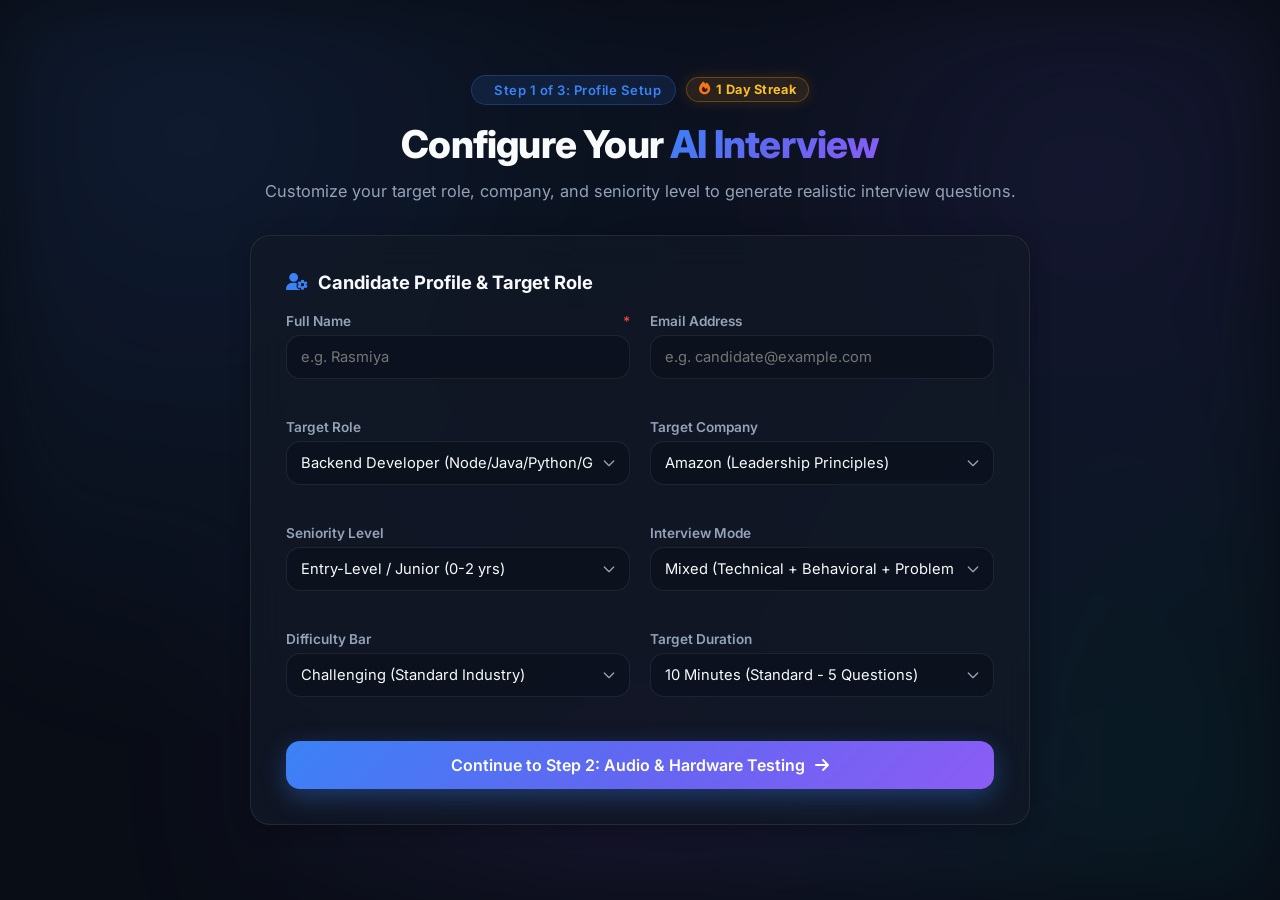
<file: index.html>
<!DOCTYPE html>
<html lang="en">
<head>
     
                                                                                                                                                                                  
    <meta charset="UTF-8">
    <meta name="viewport" content="width=device-width, initial-scale=1.0">
    <script>
    if (sessionStorage.getItem("prepPilotLoggedIn") !== "true") {
        window.location.href = "login.html";
    }
</script>
    <title>PrepPilot AI | Live Interactive Interview</title>
    <link rel="stylesheet" href="style.css">
    <link rel="preconnect" href="https://fonts.googleapis.com">
    <link rel="preconnect" href="https://fonts.gstatic.com" crossorigin>
    <link href="https://fonts.googleapis.com/css2?family=Inter:wght@300;400;500;600;700;800&family=JetBrains+Mono:wght@400;500;600&display=swap" rel="stylesheet">
    <link rel="stylesheet" href="https://cdnjs.cloudflare.com/ajax/libs/font-awesome/6.4.0/css/all.min.css">
    <style>
        .live-mic-canvas {  
            width: 100px;
            height: 24px; 
            background: rgba(0, 0, 0, 0.3);
            border-radius: var(--radius-full);
            display: none;
        }
        .live-mic-canvas.active {
            display: block;
        }
        .voice-suggestion-chips {
            display: flex;
            gap: 6px;
            overflow-x: auto;
            padding: 4px 0 8px;
            margin-top: 4px;
        }
        .v-chip {
            background: rgba(15, 23, 42, 0.7);
            border: 1px solid var(--glass-border);
            border-radius: var(--radius-full);
            padding: 4px 10px;
            font-size: 0.75rem;
            color: var(--text-secondary);
            cursor: pointer;
            white-space: nowrap;
            transition: var(--transition);
            display: inline-flex;
            align-items: center;
            gap: 4px;
        }
        .v-chip:hover {
            background: rgba(59, 130, 246, 0.2);
            border-color: var(--accent-blue);
            color: var(--text-primary);
        }
    </style>
</head>
<body>
    <div class="animated-bg"></div>

    <div class="app-container">
        <!-- Top Navigation Bar -->
        <header class="top-bar">
            <div class="brand-section">
                <div class="logo-icon"><i class="fa-solid fa-robot"></i></div>
                <div class="brand-text">
                    <h1>PrepPilot <span>AI</span></h1>
                    <div class="session-badge-wrapper">
                        <span class="status-pill"><span class="status-dot"></span> Live</span>
                        <span class="meta-pill" id="header-meta-pill">Backend Developer • Amazon</span>
                        <div class="streak-badge" id="session-streak-badge" title="Daily Interview Practice Streak">
                            <i class="fa-solid fa-fire"></i> <span id="session-streak-text">1 Day Streak</span>
                        </div>
                    </div>
                </div>
            </div>

            <!-- Session Progress & Countdown Timer -->
            <div class="session-tracker">
                <div class="timer-box">
                    <i class="fa-regular fa-clock"></i>
                    <span id="session-timer">10:00</span>
                </div>
                <div class="question-counter">
                    <span id="question-progress-text">Q 1 of 5</span>
                    <div class="progress-track">
                        <div id="progress-bar-fill" class="progress-bar-fill" style="width: 20%;"></div>
                    </div>
                </div>
            </div>

            <!-- Action Controls -->
            <div class="header-actions">
                <button id="voice-toggle" class="header-btn active" title="Toggle AI voice synthesis reading">
                    <i class="fa-solid fa-volume-high"></i>
                    <span>Voice On</span>
                </button>
                <button id="soundfx-toggle" class="header-btn active" title="Toggle Sound Effects">
                    <i class="fa-solid fa-bell"></i>
                    <span>FX On</span>
                </button>
                <button id="cam-toggle" class="header-btn" title="Toggle Candidate Webcam">
                    <i class="fa-solid fa-video"></i>
                    <span>Webcam</span>
                </button>
                <button id="code-toggle" class="header-btn" title="Toggle Technical Code Pad">
                    <i class="fa-solid fa-code"></i>
                    <span>Code Pad</span>
                </button>
                <button id="end-interview-btn" class="header-btn end-interview-btn" title="Conclude interview & get evaluation report">
                    <i class="fa-solid fa-flag-checkered"></i>
                    <span>End Interview</span>
                </button>
            </div>
        </header>

        <!-- Main Stage -->
        <div class="main-stage-wrapper">
            <main class="interview-viewport" id="viewport">
                <!-- AI Avatar Sticky Stage -->
                <div class="avatar-section">
                    <div class="avatar-container" id="avatar-container">
                        <div class="pulse-ring"></div>
                        <div class="pulse-ring" style="animation-delay: 0.6s;"></div>
                        <div class="ai-avatar">
                            <i class="fa-solid fa-robot" id="avatar-icon"></i>
                        </div>
                    </div>
                    <div class="avatar-status-pill" id="ai-status-pill">
                        <i class="fa-solid fa-waveform-lines" id="status-icon"></i>
                        <span id="ai-status">Ready for your answer</span>
                    </div>
                </div>

                <!-- Chat History -->
                <div class="chat-container" id="chat-history">
                    <!-- Dynamic Messages Injected Here -->
                </div>

                <!-- Thinking Indicator (Properly Hidden by Default) -->
                <div id="ai-loading" class="message ai-message hidden">
                    <div class="bubble thinking">
                        <span></span><span></span><span></span>
                    </div>
                </div>

                <!-- Live Interim Speech Transcript Banner -->
                <div id="live-transcript-box" class="live-transcript-box">
                    <span class="rec-dot"></span>
                    <span style="font-weight: 600; color: var(--text-primary);" id="mic-label-status">Microphone:</span>
                    <span id="live-transcript-text" style="font-style: italic;">Listening to your voice... Speak aloud or select suggestion below</span>
                </div>

                <!-- Quick Action Chips -->
                <div class="quick-chips-wrapper" id="quick-chips">
                    <button type="button" class="chip-btn" id="chip-hint">
                        <i class="fa-regular fa-lightbulb"></i> Give me a hint
                    </button>
                    <button type="button" class="chip-btn" id="chip-repeat">
                        <i class="fa-solid fa-rotate-right"></i> Repeat question
                    </button>
                    <button type="button" class="chip-btn" id="chip-skip">
                        <i class="fa-solid fa-forward-step"></i> Skip question
                    </button>
                    <button type="button" class="chip-btn" id="chip-codepad">
                        <i class="fa-solid fa-code"></i> Open Code Pad
                    </button>
                </div>
            </main>

            <!-- Floating Candidate Webcam PiP Box -->
            <div id="candidate-pip" class="candidate-pip-widget">
                <div class="pip-header">
                    <span class="pip-badge"><i class="fa-solid fa-circle" style="color: var(--success); font-size: 6px;"></i> Candidate Feed</span>
                    <button type="button" id="close-pip-btn" class="pip-close-btn"><i class="fa-solid fa-xmark"></i></button>
                </div>
                <video id="pip-video" autoplay playsinline muted></video>
                <div class="pip-mic-level">
                    <div id="pip-mic-fill" class="pip-mic-fill"></div>
                </div>
            </div>

            <!-- Collapsible Code / Scratchpad Drawer -->
            <aside id="code-drawer" class="code-drawer collapsed">
                <div class="drawer-header">
                    <div class="drawer-title">
                        <i class="fa-solid fa-code"></i>
                        <span>Technical Code Pad</span>
                    </div>
                    <div style="display: flex; align-items: center; gap: 8px;">
                        <select id="code-language" class="form-control" style="padding: 4px 8px; font-size: 0.75rem; width: auto;">
                            <option value="javascript">JavaScript</option>
                            <option value="python">Python</option>
                            <option value="java">Java</option>
                            <option value="cpp">C++</option>
                            <option value="sql">SQL</option>
                        </select>
                        <button type="button" id="close-code-btn" class="msg-action-btn"><i class="fa-solid fa-xmark"></i></button>
                    </div>
                </div>
                <div class="code-editor-area">
                    <textarea id="code-input" class="code-textarea" placeholder="// Write your algorithm or code snippet here...&#10;function solution(input) {&#10;    // Implement logic&#10;    return true;&#10;}"></textarea>
                    <div class="code-actions">
                        <button type="button" id="insert-code-btn" class="code-btn submit-code">
                            <i class="fa-solid fa-arrow-down-to-bracket"></i> Add to Response
                        </button>
                        <button type="button" id="clear-code-btn" class="code-btn">
                            <i class="fa-regular fa-trash-can"></i> Clear
                        </button>
                    </div>
                </div>
            </aside>
        </div>

        <!-- Input Bar Area & Live Answer Quality Coach -->
        <footer class="input-area">
            <!-- Live Answer Quality Coach & STAR Tracker -->
            <div class="answer-coach-bar">
                <div class="coach-left">
                    <div class="quality-meter">
                        <span id="coach-word-count">0 words</span>
                        <div class="quality-dots">
                            <span class="q-dot" id="q-dot-1"></span>
                            <span class="q-dot" id="q-dot-2"></span>
                            <span class="q-dot" id="q-dot-3"></span>
                            <span class="q-dot" id="q-dot-4"></span>
                        </div>
                        <span id="coach-quality-label" style="color: var(--text-dim);">Awaiting answer</span>
                    </div>
                    <div class="star-badges-live" title="STAR Method Tracking">
                        <span class="star-tag" id="star-s">S</span>
                        <span class="star-tag" id="star-t">T</span>
                        <span class="star-tag" id="star-a">A</span>
                        <span class="star-tag" id="star-r">R</span>
                    </div>
                </div>
                <div style="display: flex; gap: 8px;">
                    <button type="button" id="sample-answer-btn" class="polish-btn" style="color: var(--accent-blue);" title="Auto-fill a sample technical response for testing">
                        <i class="fa-regular fa-lightbulb"></i> Sample Answer
                    </button>
                    <button type="button" id="polish-answer-btn" class="polish-btn" title="Structure your answer using STAR framework">
                        <i class="fa-solid fa-wand-magic-sparkles"></i> AI Polish
                    </button>
                </div>
            </div>

            <div class="input-wrapper">
                <button type="button" id="mic-btn" class="icon-btn mic-btn" title="Click to Speak (Microphone Input)">
                    <i class="fa-solid fa-microphone"></i>
                </button>
                <canvas id="live-input-canvas" class="live-mic-canvas" width="100" height="24"></canvas>
                <textarea id="user-input" placeholder="Type your answer or click mic to speak..." rows="1"></textarea>
                <button type="button" id="clear-text-btn" class="icon-btn" title="Clear Text" style="font-size: 0.95rem;">
                    <i class="fa-solid fa-xmark"></i>
                </button>
                <button type="button" id="send-btn" class="icon-btn send-btn" title="Submit Answer (Enter)">
                    <i class="fa-solid fa-paper-plane"></i>
                </button>
            </div>

            <!-- Dynamic Voice / Concept Suggestions Chips for the active question -->
            <div class="voice-suggestion-chips" id="voice-suggestion-chips">
                <!-- Dynamically updated per question -->
            </div>

            <p class="helper-text">
                Press <strong>Enter</strong> to submit • <strong>Shift + Enter</strong> for newline • Click 🎙️ to talk • <strong>Sample Answer</strong> to test scoring
            </p>
        </footer>
    </div>

    <!-- Confirmation Modal: End Interview -->
    <div id="confirm-modal" class="confirm-modal-overlay">
        <div class="confirm-modal-card">
            <i class="fa-solid fa-circle-question" style="font-size: 2.2rem; color: var(--warning); margin-bottom: 0.8rem;"></i>
            <h3>Finish Interview Session?</h3>
            <p>Are you sure you want to conclude the interview? PrepPilot AI will analyze your submitted answers and generate your full evaluation report.</p>
            <div class="confirm-actions">
                <button type="button" id="cancel-end-btn" class="btn-secondary">Continue Session</button>
                <button type="button" id="confirm-end-btn" class="primary-btn" style="margin-top: 0; width: auto; padding: 10px 20px;">Generate Report</button>
            </div>
        </div>
    </div>

    <!-- Comprehensive Evaluation & Assessment Report Overlay -->
    <div id="report-page" class="report-overlay">
        <div class="container">
            <div class="report-card">
                <div class="report-header">
                    <h2>PrepPilot AI • <span>Evaluation Report</span></h2>
                    <div class="report-candidate-meta">
                        <span id="rep-name" style="font-weight: 700; color: var(--text-primary);">Candidate Name</span>
                        <span>•</span>
                        <span id="rep-role-company">Backend Developer @ Amazon</span>
                        <span>•</span>
                        <span id="rep-date">September 13, 2026</span>
                        <span>•</span>
                        <span id="rep-verdict" class="verdict-badge hire"><i class="fa-solid fa-check-circle"></i> Strong Hire</span>
                        <span>•</span>
                        <span class="growth-pill" id="rep-streak-pill">🔥 1 Day Practice Streak</span>
                    </div>
                </div>

                <!-- Key Metric Scorecards -->
                <div class="report-grid">
                    <div class="score-card">
                        <span class="score-val" id="res-overall">0</span>
                        <label>Overall Score</label>
                    </div>
                    <div class="score-card">
                        <span class="score-val" id="res-tech">0</span>
                        <label>Technical Depth</label>
                    </div>
                    <div class="score-card">
                        <span class="score-val" id="res-comm">0</span>
                        <label>Communication</label>
                    </div>
                    <div class="score-card">
                        <span class="score-val" id="res-conf">0</span>
                        <label>Confidence & STAR</label>
                    </div>
                </div>

                <!-- AI Executive Summary & Feedback -->
                <div class="feedback-section">
                    <h3><i class="fa-solid fa-sparkles"></i> AI Performance Assessment</h3>
                    <p id="res-feedback" class="feedback-summary">
                        No responses submitted.
                    </p>

                    <div class="insights-grid">
                        <div class="insight-box strengths">
                            <h4><i class="fa-solid fa-circle-check"></i> Key Strengths</h4>
                            <ul id="res-strengths">
                                <li>N/A</li>
                            </ul>
                        </div>

                        <div class="insight-box improvements">
                            <h4><i class="fa-solid fa-arrow-trend-up"></i> Areas for Growth</h4>
                            <ul id="res-improvements">
                                <li>N/A</li>
                            </ul>
                        </div>
                    </div>
                </div>

                <!-- Detailed Question-by-Question Transcript & Review -->
                <div class="qa-review-section">
                    <h3><i class="fa-solid fa-list-check" style="color: var(--accent-blue);"></i> Question-by-Question Review</h3>
                    <div id="qa-review-list">
                        <!-- Dynamic QA Accordions Injected Here -->
                    </div>
                </div>

                <!-- Actions -->
                <div class="report-actions">
                    <button type="button" class="btn-secondary" id="restart-interview-btn">
                        <i class="fa-solid fa-rotate-left"></i> New Interview
                    </button>
                    <button type="button" class="btn-secondary" id="copy-summary-btn">
                        <i class="fa-regular fa-copy"></i> Copy Summary
                    </button>
                    <button type="button" class="primary-btn" id="print-pdf-btn" style="margin-top: 0; width: auto;">
                        <i class="fa-solid fa-file-arrow-down"></i> Download / Print PDF
                    </button>
                </div>
            </div>
        </div>
    </div>

    <!-- Toast Notifications Container -->
    <div class="toast-container" id="toast-container"></div>

    <script src="voice-engine.js"></script>
    <script src="script.js"></script>
</body>
</html>
</file>
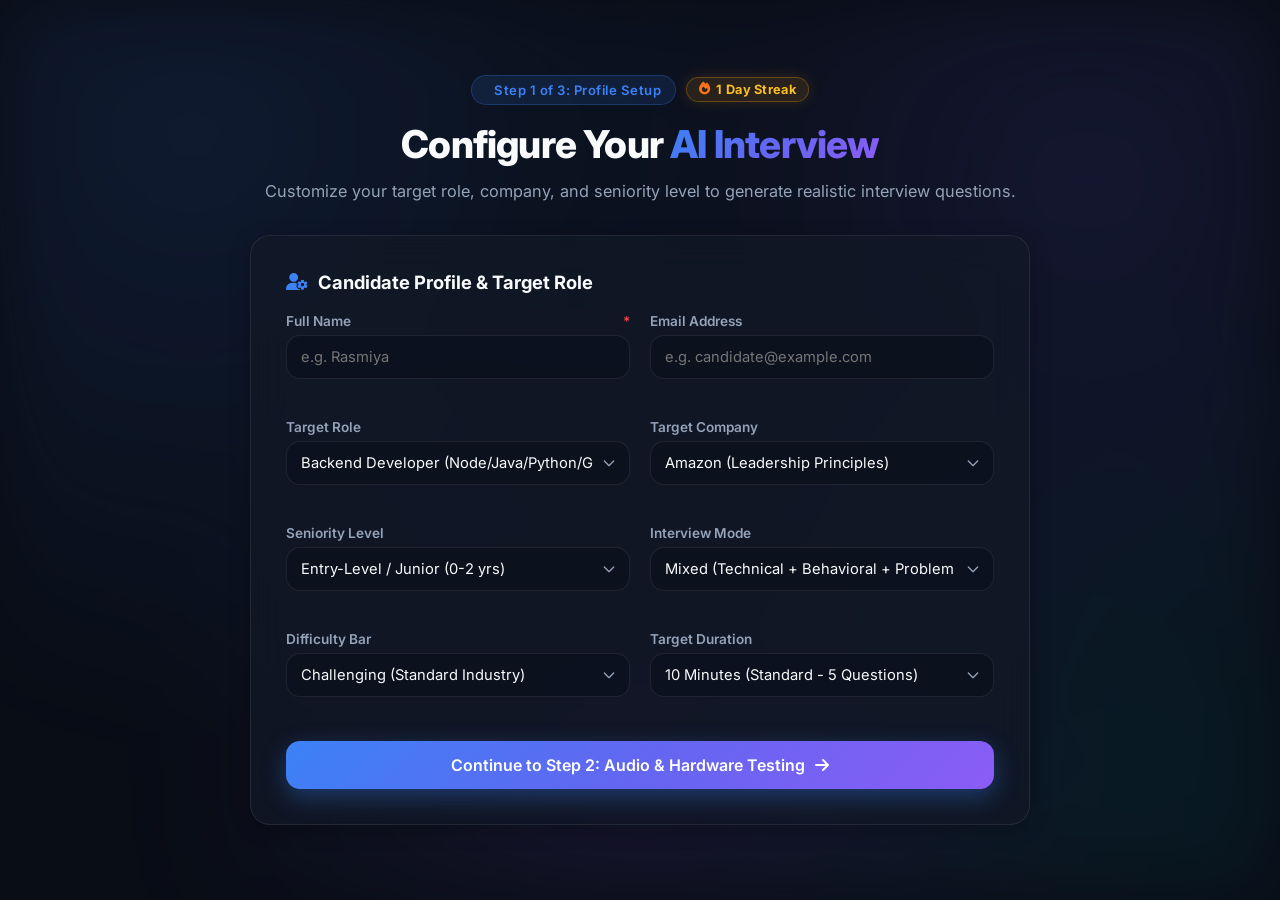
<file: login.html>
<!DOCTYPE html>
<html lang="en">
<head>
    
    <meta charset="UTF-8">
    <meta name="viewport" content="width=device-width, initial-scale=1.0">
    <title>PrepPilot AI | Step 1: Candidate Setup</title>
    <link rel="stylesheet" href="style.css">
    <link rel="preconnect" href="https://fonts.googleapis.com">
    <link rel="preconnect" href="https://fonts.gstatic.com" crossorigin>
    <link href="https://fonts.googleapis.com/css2?family=Inter:wght@300;400;500;600;700;800&family=JetBrains+Mono:wght@400;500;600&display=swap" rel="stylesheet">
    <link rel="stylesheet" href="https://cdnjs.cloudflare.com/ajax/libs/font-awesome/6.4.0/css/all.min.css">

</head>
<body>
    <div class="animated-bg"></div>

    <div class="setup-page-wrapper">
        <header class="setup-header">
            <div class="header-badges-row">
                <div class="brand-badge">
                    <i class="fa-solid fa-sparkles"></i> Step 1 of 3: Profile Setup
                </div>
                <div class="streak-badge" id="login-streak-badge" title="Daily Interview Practice Streak">
                    <i class="fa-solid fa-fire"></i> <span id="login-streak-text">1 Day Streak</span>
                </div>
            </div>
            <h1>Configure Your <span>AI Interview</span></h1>
            <p>Customize your target role, company, and seniority level to generate realistic interview questions.</p>
        </header>

        <div class="container" style="max-width: 780px;">
            <div class="glass-card setup-main-card">
                <div class="section-title">
                    <i class="fa-solid fa-user-gear"></i>
                    <span>Candidate Profile & Target Role</span>
                </div>

                <div class="form-row">
                    <div class="form-group">
                        <label for="candidate-name">Full Name <span style="color: var(--danger);">*</span></label>
                        <input type="text" id="candidate-name" class="form-control" placeholder="e.g. Rasmiya" required autocomplete="name">
                    </div>
                    <div class="form-group">
                        <label for="candidate-email">Email Address</label>
                        <input type="email" id="candidate-email" class="form-control" placeholder="e.g. candidate@example.com" autocomplete="email">
                    </div>
                </div>

                <div class="form-row">
                    <div class="form-group">
                        <label for="role">Target Role</label>
                        <select id="role" class="form-control">
                            <option value="Software Engineer">Software Engineer (General)</option>
                            <option value="Frontend Developer">Frontend Developer (React/Vue/Web)</option>
                            <option value="Backend Developer" selected>Backend Developer (Node/Java/Python/Go)</option>
                            <option value="Full Stack Developer">Full Stack Developer</option>
                            <option value="Data Scientist & AI Engineer">Data Scientist & AI Engineer</option>
                            <option value="Product Manager">Product Manager</option>
                            <option value="DevOps & Cloud Engineer">DevOps & Cloud Engineer</option>
                            <option value="UI/UX Designer">UI/UX Designer</option>
                            <option value="CUSTOM">-- Custom Role --</option>
                        </select>
                        <div id="custom-role-wrapper" class="custom-input-group">
                            <input type="text" id="custom-role" class="form-control" placeholder="Enter custom role title...">
                        </div>
                    </div>

                    <div class="form-group">
                        <label for="company">Target Company</label>
                        <select id="company" class="form-control">
                            <option value="Amazon" selected>Amazon (Leadership Principles)</option>
                            <option value="Google">Google (Scalability & Architecture)</option>
                            <option value="Microsoft">Microsoft</option>
                            <option value="Meta">Meta</option>
                            <option value="Apple">Apple</option>
                            <option value="Netflix">Netflix</option>
                            <option value="Stripe">Stripe</option>
                            <option value="High-Growth Tech Startup">High-Growth Tech Startup</option>
                            <option value="CUSTOM">-- Custom Company --</option>
                        </select>
                        <div id="custom-company-wrapper" class="custom-input-group">
                            <input type="text" id="custom-company" class="form-control" placeholder="Enter company name...">
                        </div>
                    </div>
                </div>

                <div class="form-row">
                    <div class="form-group">
                        <label for="level">Seniority Level</label>
                        <select id="level" class="form-control">
                            <option value="Entry-Level / Junior" selected>Entry-Level / Junior (0-2 yrs)</option>
                            <option value="Mid-Level">Mid-Level (2-5 yrs)</option>
                            <option value="Senior">Senior (5-8 yrs)</option>
                            <option value="Lead / Staff / Manager">Lead / Staff / Principal (8+ yrs)</option>
                        </select>
                    </div>

                    <div class="form-group">
                        <label for="mode">Interview Mode</label>
                        <select id="mode" class="form-control">
                            <option value="Mixed" selected>Mixed (Technical + Behavioral + Problem Solving)</option>
                            <option value="Technical & Coding">Technical Concepts & Coding Pad</option>
                            <option value="Behavioral (STAR)">Behavioral & Leadership (STAR Method)</option>
                            <option value="System Design">System Design & Architecture</option>
                            <option value="HR & Culture Fit">HR, Motivation & Culture Fit</option>
                        </select>
                    </div>
                </div>

                <div class="form-row">
                    <div class="form-group">
                        <label for="difficulty">Difficulty Bar</label>
                        <select id="difficulty" class="form-control">
                            <option value="Easy">Standard / Warmup</option>
                            <option value="Medium" selected>Challenging (Standard Industry)</option>
                            <option value="Hard">FAANG / High-Bar Level</option>
                        </select>
                    </div>

                    <div class="form-group">
                        <label for="duration">Target Duration</label>
                        <select id="duration" class="form-control">
                            <option value="5">5 Minutes (Quick Test - 3 Questions)</option>
                            <option value="10" selected>10 Minutes (Standard - 5 Questions)</option>
                            <option value="15">15 Minutes (Comprehensive - 7 Questions)</option>
                            <option value="20">20 Minutes (Deep Dive - 9 Questions)</option>
                        </select>
                    </div>
                </div>

                <button type="button" id="next-to-testing-btn" class="primary-btn">
                    <span>Continue to Step 2: Audio & Hardware Testing</span>
                    <i class="fa-solid fa-arrow-right"></i>
                </button>
            </div>
        </div>
    </div>

    <div class="toast-container" id="toast-container"></div>

    <script>
        document.addEventListener("DOMContentLoaded", () => {
            const nameInput = document.getElementById("candidate-name");
            const emailInput = document.getElementById("candidate-email");
            const roleSelect = document.getElementById("role");
            const customRoleWrapper = document.getElementById("custom-role-wrapper");
            const customRoleInput = document.getElementById("custom-role");
            const companySelect = document.getElementById("company");
            const customCompanyWrapper = document.getElementById("custom-company-wrapper");
            const customCompanyInput = document.getElementById("custom-company");
            const levelSelect = document.getElementById("level");
            const difficultySelect = document.getElementById("difficulty");
            const durationSelect = document.getElementById("duration");
            const modeSelect = document.getElementById("mode");
            const nextBtn = document.getElementById("next-to-testing-btn");
            const toastContainer = document.getElementById("toast-container");
            const loginStreakText = document.getElementById("login-streak-text");

            // Load saved values
            if (localStorage.getItem("candidateName")) nameInput.value = localStorage.getItem("candidateName");
            if (localStorage.getItem("candidateEmail")) emailInput.value = localStorage.getItem("candidateEmail");
            
            const streak = parseInt(localStorage.getItem("prepPilot_streak") || "1", 10);
            loginStreakText.textContent = `${streak} Day Streak`;

            roleSelect.addEventListener("change", () => {
                customRoleWrapper.classList.toggle("visible", roleSelect.value === "CUSTOM");
            });

            companySelect.addEventListener("change", () => {
                customCompanyWrapper.classList.toggle("visible", companySelect.value === "CUSTOM");
            });

            function showToast(message) {
                const toast = document.createElement("div");
                toast.className = "toast";
                toast.innerHTML = `<i class="fa-solid fa-circle-exclamation" style="color: var(--accent-blue);"></i> <span>${message}</span>`;
                toastContainer.appendChild(toast);
                setTimeout(() => toast.remove(), 3000);
            }

            nextBtn.addEventListener("click", () => {
                const name = nameInput.value.trim();
                if (!name) {
                    showToast("Please enter your candidate name.");
                    nameInput.focus();
                    return;
                }

                const role = roleSelect.value === "CUSTOM" ? (customRoleInput.value.trim() || "Backend Developer") : roleSelect.value;
                const company = companySelect.value === "CUSTOM" ? (customCompanyInput.value.trim() || "Amazon") : companySelect.value;

                localStorage.setItem("candidateName", name);
                localStorage.setItem("candidateEmail", emailInput.value.trim());
                localStorage.setItem("role", role);
                localStorage.setItem("company", company);
                localStorage.setItem("level", levelSelect.value);
                localStorage.setItem("difficulty", difficultySelect.value);
                localStorage.setItem("duration", durationSelect.value);
                localStorage.setItem("mode", modeSelect.value);
                localStorage.setItem("prepPilot_streak", streak.toString());

                window.location.href = "testing.html";
            });
        });
    </script>
</body>
</html>
</file>
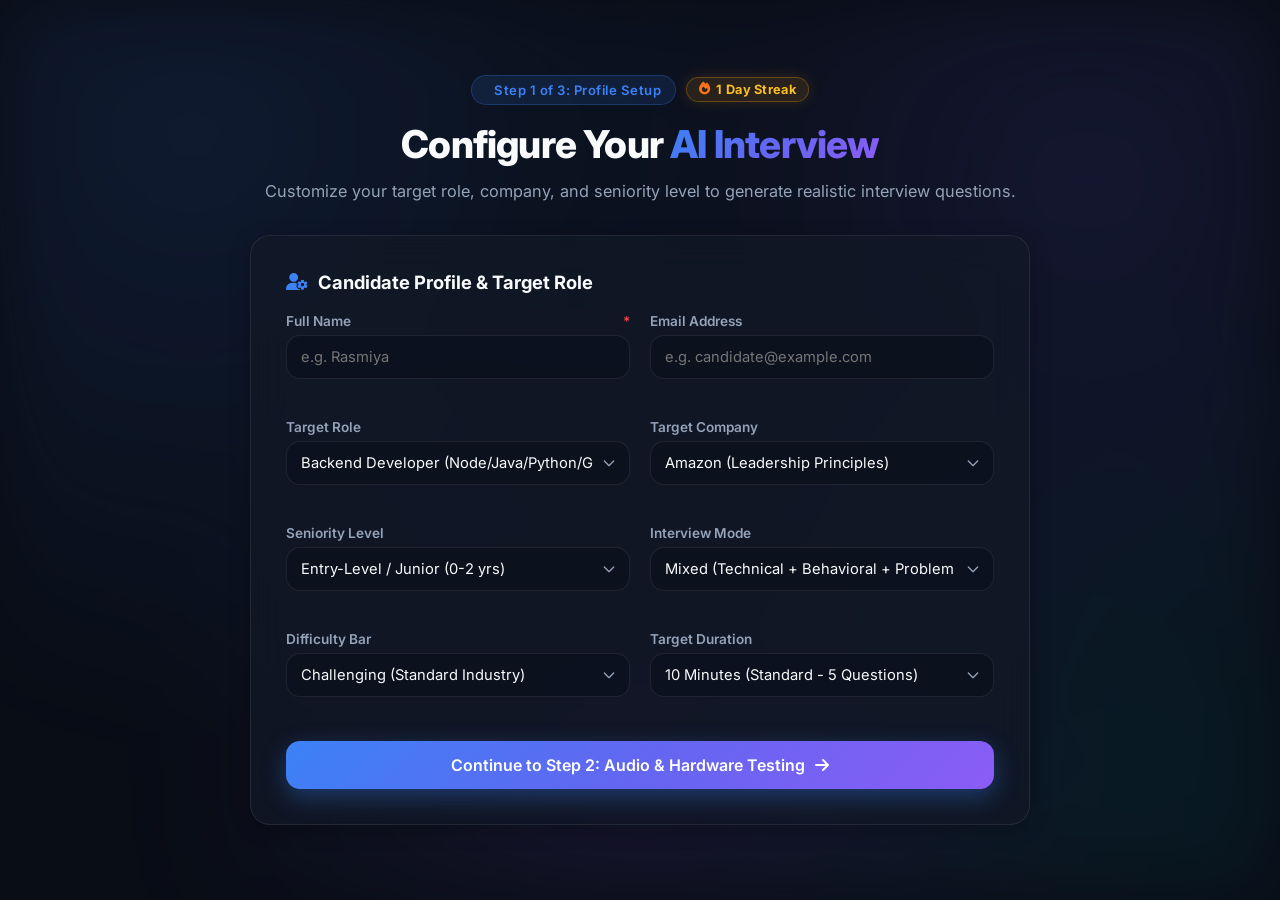
<file: setup.html>
<!DOCTYPE html>
<html lang="en">
<head>
    <meta charset="UTF-8">
    <meta http-equiv="refresh" content="0; url=login.html">
    <title>PrepPilot AI | Setup</title>
    <script>window.location.href = "login.html";</script>
</head>
<body style="background: #090d16; color: white; display: flex; align-items: center; justify-content: center; height: 100vh; font-family: sans-serif;">
    <p>Redirecting to Candidate Setup...</p>
</body>                                                
</html>
</file>
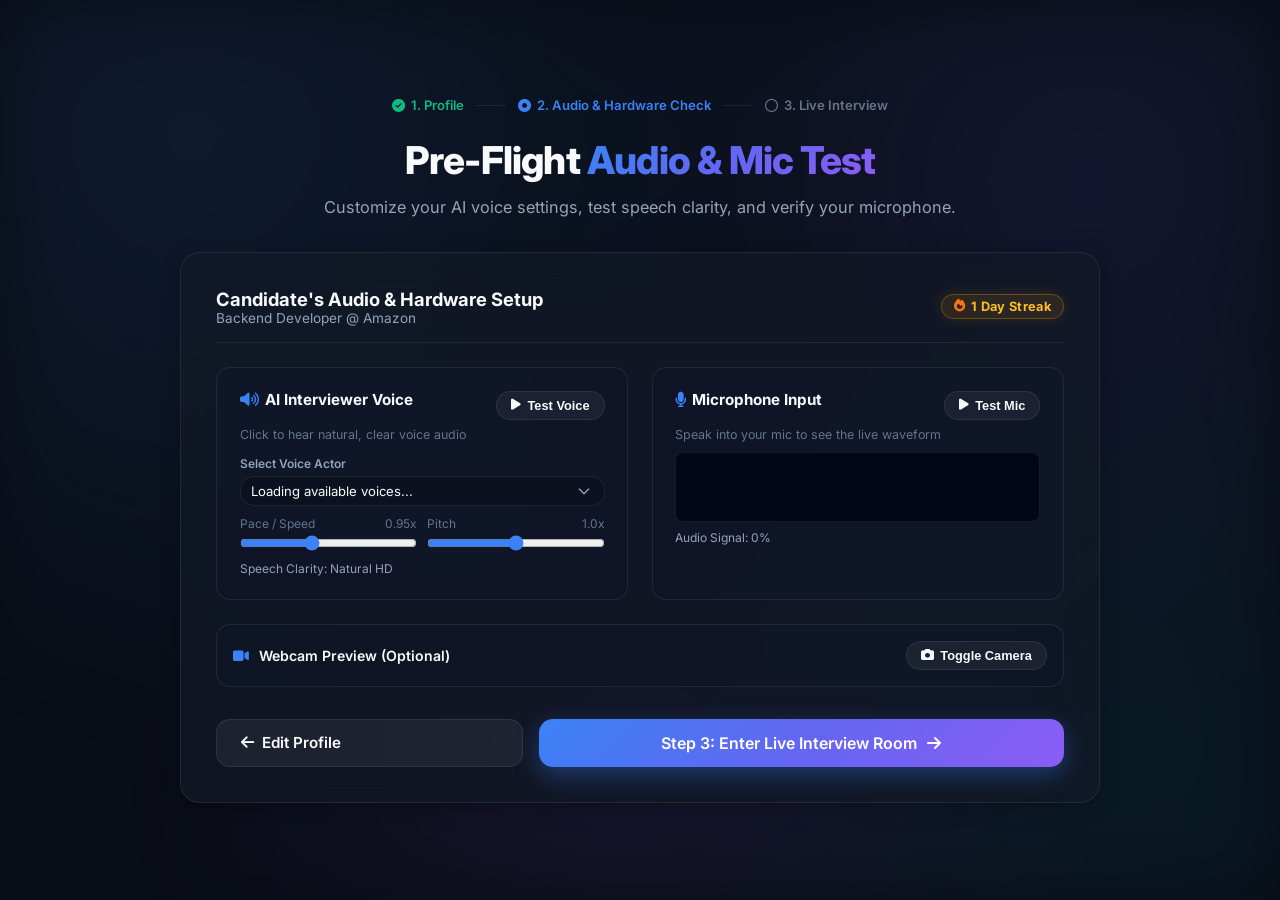
<file: testing.html>
<!DOCTYPE html>
<html lang="en">
<head>
    <meta charset="UTF-8">
    <meta name="viewport" content="width=device-width, initial-scale=1.0">
    <title>PrepPilot AI | Step 2: Audio & Hardware Testing</title>
    <link rel="stylesheet" href="style.css">
    <link rel="preconnect" href="https://fonts.googleapis.com">
    <link rel="preconnect" href="https://fonts.gstatic.com" crossorigin>
    <link href="https://fonts.googleapis.com/css2?family=Inter:wght@300;400;500;600;700;800&family=JetBrains+Mono:wght@400;500;600&display=swap" rel="stylesheet">
    <link rel="stylesheet" href="https://cdnjs.cloudflare.com/ajax/libs/font-awesome/6.4.0/css/all.min.css">
    <style>
        .test-canvas {
            width: 100%;
            height: 70px;
            background: #020617;
            border-radius: var(--radius-sm);
            border: 1px solid var(--glass-border);
            margin-top: 10px;
            display: block;
        }
        .step-progress-bar {
            display: flex;
            align-items: center;
            justify-content: center;
            gap: 12px;
            margin-bottom: 1.5rem;
            font-size: 0.82rem;
            font-weight: 600;
        }
        .step-item {
            display: flex;
            align-items: center;
            gap: 6px;
            color: var(--text-dim);
        }
        .step-item.active {
            color: var(--accent-blue);
        }
        .step-item.completed {
            color: var(--success);
        }
        .step-divider {
            width: 30px;
            height: 1px;
            background: var(--glass-border);
        }
        .voice-controls-row {
            display: grid;
            grid-template-columns: 1fr 1fr;
            gap: 10px;
            margin-top: 10px;
        }
        .slider-group {
            display: flex;
            flex-direction: column;
            gap: 4px;
            font-size: 0.75rem;
            color: var(--text-dim);
        }
        .slider-group input {
            accent-color: var(--accent-blue);
            cursor: pointer;
        }
    </style>
</head>
<body>
    <div class="animated-bg"></div>

    <div class="setup-page-wrapper">
        <header class="setup-header">
            <div class="step-progress-bar">
                <span class="step-item completed"><i class="fa-solid fa-circle-check"></i> 1. Profile</span>
                <span class="step-divider"></span>
                <span class="step-item active"><i class="fa-solid fa-circle-dot"></i> 2. Audio & Hardware Check</span>
                <span class="step-divider"></span>
                <span class="step-item"><i class="fa-regular fa-circle"></i> 3. Live Interview</span>
            </div>
            <h1>Pre-Flight <span>Audio & Mic Test</span></h1>
            <p>Customize your AI voice settings, test speech clarity, and verify your microphone.</p>
        </header>

        <div class="container" style="max-width: 920px;">
            <div class="glass-card" style="padding: 2.2rem;">
                <div style="display: flex; justify-content: space-between; align-items: center; margin-bottom: 1.5rem; border-bottom: 1px solid var(--glass-border); padding-bottom: 1rem;">
                    <div>
                        <h3 id="test-candidate-title" style="font-size: 1.15rem; font-weight: 700; color: var(--text-primary);">Candidate Hardware Readiness</h3>
                        <p id="test-candidate-subtitle" style="font-size: 0.85rem; color: var(--text-secondary);">Backend Developer @ Amazon</p>
                    </div>
                    <div class="streak-badge" id="test-streak-badge">
                        <i class="fa-solid fa-fire"></i> <span id="test-streak-text">1 Day Streak</span>
                    </div>
                </div>

                <div style="display: grid; grid-template-columns: 1fr 1fr; gap: 1.5rem;">
                    <!-- Module 1: AI Voice Speaker & Settings -->
                    <div class="insight-box" style="padding: 1.4rem; background: rgba(15, 23, 42, 0.6);">
                        <div style="display: flex; justify-content: space-between; align-items: center;">
                            <h4 style="font-size: 0.95rem; font-weight: 700; color: var(--text-primary);">
                                <i class="fa-solid fa-volume-high" style="color: var(--accent-blue);"></i> AI Interviewer Voice
                            </h4>
                            <button type="button" id="play-voice-test-btn" class="btn-pill">
                                <i class="fa-solid fa-play"></i> Test Voice
                            </button>
                        </div>
                        <p id="speaker-hint-text" style="font-size: 0.78rem; color: var(--text-dim); margin-top: 6px;">
                            Click to hear natural, clear voice audio
                        </p>

                        <!-- Voice Selector Dropdown -->
                        <div style="margin-top: 10px;">
                            <label style="font-size: 0.75rem; color: var(--text-secondary); font-weight: 600;">Select Voice Actor</label>
                            <select id="voice-select" class="form-control" style="padding: 6px 10px; font-size: 0.82rem; margin-top: 4px;">
                                <option value="">Loading available voices...</option>
                            </select>
                        </div>

                        <!-- Speed & Pitch Sliders -->
                        <div class="voice-controls-row">
                            <div class="slider-group">
                                <div style="display: flex; justify-content: space-between;">
                                    <span>Pace / Speed</span>
                                    <span id="speed-val">0.95x</span>
                                </div>
                                <input type="range" id="voice-speed" min="0.75" max="1.25" step="0.05" value="0.95">
                            </div>
                            <div class="slider-group">
                                <div style="display: flex; justify-content: space-between;">
                                    <span>Pitch</span>
                                    <span id="pitch-val">1.0x</span>
                                </div>
                                <input type="range" id="voice-pitch" min="0.8" max="1.2" step="0.05" value="1.0">
                            </div>
                        </div>

                        <div style="display: flex; justify-content: space-between; align-items: center; margin-top: 10px;">
                            <span style="font-size: 0.75rem; color: var(--text-secondary);">Speech Clarity: Natural HD</span>
                            <span id="voice-verified-badge" class="growth-pill hidden"><i class="fa-solid fa-check"></i> Voice Clear</span>
                        </div>
                    </div>

                    <!-- Module 2: Microphone Test with Live Oscilloscope -->
                    <div class="insight-box" style="padding: 1.4rem; background: rgba(15, 23, 42, 0.6);">
                        <div style="display: flex; justify-content: space-between; align-items: center;">
                            <h4 style="font-size: 0.95rem; font-weight: 700; color: var(--text-primary);">
                                <i class="fa-solid fa-microphone" style="color: var(--accent-blue);"></i> Microphone Input
                            </h4>
                            <button type="button" id="start-mic-test-btn" class="btn-pill">
                                <i class="fa-solid fa-play"></i> Test Mic
                            </button>
                        </div>
                        <p id="mic-hint-text" style="font-size: 0.78rem; color: var(--text-dim); margin-top: 6px;">
                            Speak into your mic to see the live waveform
                        </p>

                        <!-- Live Waveform Canvas -->
                        <canvas id="mic-waveform-canvas" class="test-canvas" width="380" height="70"></canvas>
                        
                        <div style="display: flex; justify-content: space-between; align-items: center; margin-top: 8px;">
                            <span id="mic-decibel-text" style="font-size: 0.75rem; color: var(--text-secondary);">Audio Signal: 0%</span>
                            <span id="mic-verified-badge" class="growth-pill hidden"><i class="fa-solid fa-check"></i> Mic Active</span>
                        </div>
                        <p id="mic-spoken-transcript" style="font-size: 0.8rem; color: var(--text-highlight); margin-top: 6px; min-height: 18px; font-style: italic;"></p>
                    </div>
                </div>

                <!-- Module 3: Webcam Video Feed (Optional) -->
                <div style="margin-top: 1.5rem; background: rgba(15, 23, 42, 0.4); border: 1px solid var(--glass-border); border-radius: var(--radius-md); padding: 1rem;">
                    <div style="display: flex; justify-content: space-between; align-items: center;">
                        <span style="font-size: 0.88rem; font-weight: 600; color: var(--text-primary);">
                            <i class="fa-solid fa-video" style="color: var(--accent-blue); margin-right: 6px;"></i> Webcam Preview (Optional)
                        </span>
                        <button type="button" id="test-webcam-btn" class="btn-pill">
                            <i class="fa-solid fa-camera"></i> Toggle Camera
                        </button>
                    </div>
                    <div id="testing-webcam-box" class="preview-video-container" style="height: 140px; margin-top: 10px;">
                        <video id="testing-video-element" autoplay playsinline muted></video>
                        <span class="preview-video-overlay">Live Camera Active</span>
                    </div>
                </div>

                <!-- Proceed Button -->
                <div style="display: flex; gap: 1rem; margin-top: 2rem;">
                    <button type="button" class="btn-secondary" onclick="location.href='login.html'" style="flex: 0.35;">
                        <i class="fa-solid fa-arrow-left"></i> Edit Profile
                    </button>
                    <button type="button" id="enter-interview-btn" class="primary-btn" style="flex: 0.65; margin-top: 0;">
                        <span>Step 3: Enter Live Interview Room</span>
                        <i class="fa-solid fa-arrow-right"></i>
                    </button>
                </div>
            </div>
        </div>
    </div>

    <div class="toast-container" id="toast-container"></div>

    <script src="voice-engine.js"></script>
    <script src="testing.js"></script>
</body>
</html>
</file>
<file: style.css>
@import url('https://fonts.googleapis.com/css2?family=Inter:wght@300;400;500;600;700;800&family=JetBrains+Mono:wght@400;500;600&display=swap');

:root {
    --bg-dark: #090d16;
    --bg-darker: #05070c;
    --surface-1: rgba(18, 24, 38, 0.75);
    --surface-2: rgba(30, 41, 59, 0.65);
    --surface-3: rgba(51, 65, 85, 0.55);
    --glass-border: rgba(255, 255, 255, 0.08);
    --glass-border-hover: rgba(255, 255, 255, 0.2);
    
    --accent-blue: #3b82f6;
    --accent-blue-glow: rgba(59, 130, 246, 0.35);
    --accent-cyan: #06b6d4;
    --accent-indigo: #6366f1;
    --accent-purple: #8b5cf6;
    --accent-orange: #f97316;
    --accent-gradient: linear-gradient(135deg, #3b82f6 0%, #6366f1 50%, #8b5cf6 100%);
    --fire-gradient: linear-gradient(135deg, #f59e0b 0%, #ef4444 100%);
    
    --text-primary: #f8fafc;
    --text-secondary: #94a3b8;
    --text-dim: #64748b;
    --text-highlight: #38bdf8;
    
    --ai-bubble: rgba(20, 28, 45, 0.85);
    --user-bubble: linear-gradient(135deg, #2563eb, #4f46e5);
    
    --danger: #ef4444;
    --danger-bg: rgba(239, 68, 68, 0.12);
    --warning: #f59e0b;
    --warning-bg: rgba(245, 158, 11, 0.12);
    --success: #10b981;
    --success-bg: rgba(16, 185, 129, 0.12);
    
    --radius-sm: 8px;
    --radius-md: 14px;
    --radius-lg: 20px;
    --radius-xl: 28px;
    --radius-full: 9999px;
    
    --transition: all 0.25s cubic-bezier(0.4, 0, 0.2, 1);
    --shadow-subtle: 0 4px 20px rgba(0, 0, 0, 0.25);
    --shadow-elevated: 0 12px 40px rgba(0, 0, 0, 0.45);
    --shadow-glow: 0 0 30px rgba(59, 130, 246, 0.25);
}

/* --- Base & Reset --- */
* {
    margin: 0;
    padding: 0;
    box-sizing: border-box;
}

html, body {
    height: 100%;
    width: 100%;
    font-family: 'Inter', -apple-system, BlinkMacSystemFont, 'Segoe UI', Roboto, sans-serif;
    background-color: var(--bg-dark);
    color: var(--text-primary);
    overflow-x: hidden;
    -webkit-font-smoothing: antialiased;
}

.hidden {
    display: none !important;
}

/* --- Dynamic Background Ambient Light --- */
.animated-bg {
    position: fixed;
    top: 0;
    left: 0;
    width: 100vw;
    height: 100vh;
    pointer-events: none;
    z-index: 0;
    background: 
        radial-gradient(circle at 15% 15%, rgba(59, 130, 246, 0.12) 0%, transparent 45%),
        radial-gradient(circle at 85% 20%, rgba(99, 102, 241, 0.12) 0%, transparent 40%),
        radial-gradient(circle at 50% 85%, rgba(139, 92, 246, 0.1) 0%, transparent 50%),
        radial-gradient(circle at 90% 85%, rgba(6, 182, 212, 0.08) 0%, transparent 35%);
    filter: blur(40px);
    animation: bgFloat 18s ease-in-out infinite alternate;
}

@keyframes bgFloat {
    0% { transform: scale(1) translateY(0); }
    50% { transform: scale(1.05) translateY(-15px); }
    100% { transform: scale(1.02) translateY(10px); }
}

/* --- Global Utilities & Cards --- */
.glass-card {
    background: var(--surface-1);
    backdrop-filter: blur(18px);
    -webkit-backdrop-filter: blur(18px);
    border: 1px solid var(--glass-border);
    border-radius: var(--radius-lg);
    box-shadow: var(--shadow-subtle);
    transition: var(--transition);
}

.glass-card:hover {
    border-color: var(--glass-border-hover);
}

.container {
    width: 92%;
    max-width: 1200px;
    margin: 0 auto;
    position: relative;
    z-index: 1;
}

/* --- Scrollbar Customization --- */
::-webkit-scrollbar {
    width: 7px;
    height: 7px;
}

::-webkit-scrollbar-track {
    background: rgba(0, 0, 0, 0.15);
}

::-webkit-scrollbar-thumb {
    background: rgba(255, 255, 255, 0.15);
    border-radius: 10px;
}

::-webkit-scrollbar-thumb:hover {
    background: rgba(255, 255, 255, 0.28);
}

/* ==========================================================================
   STREAK & IMPROVEMENT BADGES
   ========================================================================== */
.streak-badge {
    display: inline-flex;
    align-items: center;
    gap: 6px;
    padding: 4px 12px;
    background: rgba(245, 158, 11, 0.12);
    border: 1px solid rgba(245, 158, 11, 0.3);
    border-radius: var(--radius-full);
    color: #fbbf24;
    font-size: 0.8rem;
    font-weight: 700;
    letter-spacing: 0.3px;
    box-shadow: 0 0 15px rgba(245, 158, 11, 0.15);
    cursor: pointer;
    transition: var(--transition);
}

.streak-badge:hover {
    background: rgba(245, 158, 11, 0.2);
    transform: translateY(-1px);
}

.streak-badge i {
    color: #f97316;
    animation: flamePulse 1.5s infinite alternate;
}

@keyframes flamePulse {
    0% { transform: scale(1); filter: drop-shadow(0 0 2px #f97316); }
    100% { transform: scale(1.2); filter: drop-shadow(0 0 6px #ef4444); }
}

.growth-pill {
    display: inline-flex;
    align-items: center;
    gap: 4px;
    padding: 2px 8px;
    border-radius: var(--radius-full);
    font-size: 0.72rem;
    font-weight: 700;
    background: rgba(16, 185, 129, 0.15);
    color: var(--success);
    border: 1px solid rgba(16, 185, 129, 0.3);
}

/* ==========================================================================
   SETUP PAGE STYLING
   ========================================================================== */
.setup-page-wrapper {
    min-height: 100vh;
    display: flex;
    flex-direction: column;
    justify-content: center;
    align-items: center;
    padding: 2.5rem 1rem;
    position: relative;
    z-index: 1;
}

.setup-header {
    text-align: center;
    margin-bottom: 2rem;
    max-width: 760px;
}

.header-badges-row {
    display: flex;
    align-items: center;
    justify-content: center;
    gap: 10px;
    margin-bottom: 1rem;
    flex-wrap: wrap;
}

.brand-badge {
    display: inline-flex;
    align-items: center;
    gap: 8px;
    padding: 6px 14px;
    background: rgba(59, 130, 246, 0.12);
    border: 1px solid rgba(59, 130, 246, 0.25);
    border-radius: var(--radius-full);
    font-size: 0.82rem;
    font-weight: 600;
    color: var(--accent-blue);
    letter-spacing: 0.5px;
}

.setup-header h1 {
    font-size: 2.4rem;
    font-weight: 800;
    letter-spacing: -0.8px;
    line-height: 1.2;
    margin-bottom: 0.75rem;
    color: var(--text-primary);
}

.setup-header h1 span {
    background: var(--accent-gradient);
    -webkit-background-clip: text;
    -webkit-text-fill-color: transparent;
}

.setup-header p {
    color: var(--text-secondary);
    font-size: 1.02rem;
    line-height: 1.5;
}

.setup-grid {
    display: grid;
    grid-template-columns: 1.25fr 0.95fr;
    gap: 2rem;
    width: 100%;
    max-width: 1150px;
}

.setup-main-card, .setup-preview-card {
    padding: 2.2rem;
}

.section-title {
    font-size: 1.15rem;
    font-weight: 700;
    margin-bottom: 1.25rem;
    display: flex;
    align-items: center;
    gap: 10px;
    color: var(--text-primary);
}

.section-title i {
    color: var(--accent-blue);
    font-size: 1.1rem;
}

.form-row {
    display: grid;
    grid-template-columns: 1fr 1fr;
    gap: 1.25rem;
    margin-bottom: 1.25rem;
}

.form-group {
    display: flex;
    flex-direction: column;
    gap: 6px;
    margin-bottom: 1.25rem;
}

.form-group label {
    font-size: 0.85rem;
    font-weight: 600;
    color: var(--text-secondary);
    display: flex;
    justify-content: space-between;
    align-items: center;
}

.form-control {
    width: 100%;
    background: rgba(12, 17, 29, 0.7);
    border: 1px solid var(--glass-border);
    border-radius: var(--radius-md);
    padding: 12px 14px;
    font-family: inherit;
    font-size: 0.92rem;
    color: var(--text-primary);
    outline: none;
    transition: var(--transition);
}

.form-control:focus {
    border-color: var(--accent-blue);
    background: rgba(15, 23, 42, 0.95);
    box-shadow: 0 0 0 3px rgba(59, 130, 246, 0.18);
}

select.form-control {
    cursor: pointer;
    background-image: url("data:image/svg+xml,%3Csvg xmlns='http://www.w3.org/2000/svg' fill='none' viewBox='0 0 24 24' stroke='%2394a3b8'%3E%3Cpath stroke-linecap='round' stroke-linejoin='round' stroke-width='2' d='M19 9l-7 7-7-7'%3E%3C/path%3E%3C/svg%3E");
    background-repeat: no-repeat;
    background-position: right 12px center;
    background-size: 16px;
    padding-right: 36px;
    appearance: none;
}

select.form-control option {
    background: #0f172a;
    color: #f8fafc;
}

.custom-input-group {
    margin-top: 8px;
    display: none;
    animation: fadeIn 0.3s ease;
}

.custom-input-group.visible {
    display: block;
}

@keyframes fadeIn {
    from { opacity: 0; transform: translateY(-4px); }
    to { opacity: 1; transform: translateY(0); }
}

/* --- Hardware Pre-Flight Check --- */
.hardware-check-box {
    background: rgba(15, 23, 42, 0.5);
    border: 1px solid var(--glass-border);
    border-radius: var(--radius-md);
    padding: 1.25rem;
    margin-bottom: 1.25rem;
}

.hw-item {
    display: flex;
    align-items: center;
    justify-content: space-between;
    padding: 0.75rem 0;
    border-bottom: 1px solid rgba(255, 255, 255, 0.05);
}

.hw-item:last-child {
    border-bottom: none;
    padding-bottom: 0;
}

.hw-info {
    display: flex;
    align-items: center;
    gap: 12px;
}

.hw-icon {
    width: 36px;
    height: 36px;
    border-radius: 10px;
    background: rgba(59, 130, 246, 0.1);
    color: var(--accent-blue);
    display: flex;
    align-items: center;
    justify-content: center;
    font-size: 1rem;
}

.hw-details h4 {
    font-size: 0.9rem;
    font-weight: 600;
}

.hw-details p {
    font-size: 0.75rem;
    color: var(--text-dim);
}

.btn-pill {
    padding: 6px 14px;
    border-radius: var(--radius-full);
    font-size: 0.8rem;
    font-weight: 600;
    cursor: pointer;
    border: 1px solid var(--glass-border);
    background: rgba(255, 255, 255, 0.05);
    color: var(--text-primary);
    transition: var(--transition);
    display: inline-flex;
    align-items: center;
    gap: 6px;
}

.btn-pill:hover {
    background: rgba(255, 255, 255, 0.12);
    border-color: rgba(255, 255, 255, 0.2);
}

.btn-pill.active {
    background: rgba(16, 185, 129, 0.15);
    color: var(--success);
    border-color: rgba(16, 185, 129, 0.3);
}

/* Audio visualizer bar during test */
.mic-meter-wrapper {
    margin-top: 10px;
    display: none;
}

.mic-meter-bar {
    width: 100%;
    height: 6px;
    background: rgba(255, 255, 255, 0.08);
    border-radius: 4px;
    overflow: hidden;
}

.mic-meter-fill {
    height: 100%;
    width: 0%;
    background: linear-gradient(90deg, #10b981, #3b82f6, #8b5cf6);
    transition: width 0.08s ease;
    border-radius: 4px;
}

/* Preview Camera Feed Container */
.preview-video-container {
    width: 100%;
    height: 150px;
    background: #020617;
    border-radius: var(--radius-md);
    overflow: hidden;
    position: relative;
    margin-top: 10px;
    display: none;
    border: 1px solid var(--glass-border);
}

.preview-video-container video {
    width: 100%;
    height: 100%;
    object-fit: cover;
    transform: scaleX(-1);
}

.preview-video-overlay {
    position: absolute;
    bottom: 8px;
    left: 8px;
    font-size: 0.72rem;
    background: rgba(0, 0, 0, 0.6);
    padding: 2px 8px;
    border-radius: 4px;
    color: var(--text-secondary);
}

/* Live Session Summary Badge */
.summary-card {
    background: linear-gradient(145deg, rgba(30, 41, 59, 0.6), rgba(15, 23, 42, 0.7));
    border: 1px solid var(--glass-border);
    border-radius: var(--radius-md);
    padding: 1.25rem;
    margin-top: 1.25rem;
}

.summary-row {
    display: flex;
    justify-content: space-between;
    margin-bottom: 8px;
    font-size: 0.85rem;
}

.summary-row:last-child {
    margin-bottom: 0;
}

.summary-label {
    color: var(--text-dim);
}

.summary-value {
    font-weight: 600;
    color: var(--text-primary);
}

/* Past Sessions Mini List */
.past-sessions-box {
    margin-top: 1.25rem;
    padding: 1rem;
    background: rgba(15, 23, 42, 0.4);
    border: 1px solid var(--glass-border);
    border-radius: var(--radius-md);
}

.past-sessions-box h4 {
    font-size: 0.85rem;
    font-weight: 600;
    color: var(--text-secondary);
    margin-bottom: 8px;
    display: flex;
    justify-content: space-between;
    align-items: center;
}

.past-list {
    display: flex;
    flex-direction: column;
    gap: 6px;
    font-size: 0.78rem;
    color: var(--text-dim);
}

.past-item {
    display: flex;
    justify-content: space-between;
    padding: 4px 8px;
    border-radius: 6px;
    background: rgba(255, 255, 255, 0.02);
}

/* Action Buttons */
.primary-btn {
    width: 100%;
    padding: 14px 24px;
    background: var(--accent-gradient);
    border: none;
    border-radius: var(--radius-md);
    font-family: inherit;
    font-size: 1rem;
    font-weight: 600;
    color: white;
    cursor: pointer;
    display: flex;
    align-items: center;
    justify-content: center;
    gap: 10px;
    transition: var(--transition);
    box-shadow: 0 8px 25px rgba(59, 130, 246, 0.35);
    margin-top: 1.5rem;
}

.primary-btn:hover {
    transform: translateY(-2px);
    box-shadow: 0 12px 30px rgba(59, 130, 246, 0.45);
    filter: brightness(1.1);
}

.primary-btn:active {
    transform: translateY(0);
}

/* ==========================================================================
   LIVE INTERVIEW SESSION PAGE (`index.html`)
   ========================================================================== */
.app-container {
    display: flex;
    flex-direction: column;
    height: 100vh;
    max-width: 1440px;
    margin: 0 auto;
    position: relative;
    z-index: 1;
    overflow: hidden;
}

/* --- Top Navigation Bar --- */
.top-bar {
    display: flex;
    justify-content: space-between;
    align-items: center;
    padding: 0.85rem 1.8rem;
    background: rgba(10, 15, 28, 0.75);
    backdrop-filter: blur(16px);
    -webkit-backdrop-filter: blur(16px);
    border-bottom: 1px solid var(--glass-border);
    z-index: 10;
}

.brand-section {
    display: flex;
    align-items: center;
    gap: 14px;
}

.logo-icon {
    width: 38px;
    height: 38px;
    background: var(--accent-gradient);
    border-radius: 10px;
    display: flex;
    align-items: center;
    justify-content: center;
    color: white;
    font-size: 1.15rem;
    box-shadow: 0 4px 15px rgba(59, 130, 246, 0.3);
}

.brand-text h1 {
    font-size: 1.1rem;
    font-weight: 700;
    letter-spacing: -0.3px;
    line-height: 1.2;
}

.brand-text h1 span {
    background: var(--accent-gradient);
    -webkit-background-clip: text;
    -webkit-text-fill-color: transparent;
}

.session-badge-wrapper {
    display: flex;
    align-items: center;
    gap: 8px;
    font-size: 0.75rem;
}

.status-pill {
    display: inline-flex;
    align-items: center;
    gap: 6px;
    padding: 3px 10px;
    background: rgba(16, 185, 129, 0.12);
    border: 1px solid rgba(16, 185, 129, 0.25);
    border-radius: var(--radius-full);
    color: var(--success);
    font-weight: 600;
}

.status-dot {
    width: 7px;
    height: 7px;
    background: var(--success);
    border-radius: 50%;
    animation: pulseDot 2s infinite;
}

@keyframes pulseDot {
    0%, 100% { opacity: 1; transform: scale(1); }
    50% { opacity: 0.4; transform: scale(0.8); }
}

.meta-pill {
    padding: 3px 10px;
    background: rgba(255, 255, 255, 0.05);
    border: 1px solid var(--glass-border);
    border-radius: var(--radius-full);
    color: var(--text-secondary);
    font-weight: 500;
}

/* Center Session Progress & Timer */
.session-tracker {
    display: flex;
    align-items: center;
    gap: 20px;
}

.timer-box {
    display: flex;
    align-items: center;
    gap: 8px;
    background: rgba(15, 23, 42, 0.6);
    border: 1px solid var(--glass-border);
    padding: 6px 14px;
    border-radius: var(--radius-full);
    font-family: 'JetBrains Mono', monospace;
    font-size: 0.92rem;
    font-weight: 600;
    color: var(--text-primary);
}

.timer-box i {
    color: var(--accent-blue);
}

.question-counter {
    display: flex;
    align-items: center;
    gap: 8px;
    font-size: 0.85rem;
    font-weight: 600;
    color: var(--text-secondary);
}

.progress-track {
    width: 90px;
    height: 6px;
    background: rgba(255, 255, 255, 0.08);
    border-radius: 3px;
    overflow: hidden;
}

.progress-bar-fill {
    height: 100%;
    width: 20%;
    background: var(--accent-gradient);
    border-radius: 3px;
    transition: width 0.4s ease;
}

/* Header Control Buttons */
.header-actions {
    display: flex;
    align-items: center;
    gap: 10px;
}

.header-btn {
    padding: 8px 14px;
    border-radius: var(--radius-md);
    font-family: inherit;
    font-size: 0.85rem;
    font-weight: 600;
    cursor: pointer;
    border: 1px solid var(--glass-border);
    background: rgba(255, 255, 255, 0.05);
    color: var(--text-secondary);
    transition: var(--transition);
    display: inline-flex;
    align-items: center;
    gap: 8px;
}

.header-btn:hover {
    background: rgba(255, 255, 255, 0.1);
    color: var(--text-primary);
    border-color: var(--glass-border-hover);
}

.header-btn.active {
    background: rgba(59, 130, 246, 0.15);
    color: var(--accent-blue);
    border-color: rgba(59, 130, 246, 0.35);
}

.end-interview-btn {
    background: rgba(239, 68, 68, 0.1);
    color: var(--danger);
    border-color: rgba(239, 68, 68, 0.25);
}

.end-interview-btn:hover {
    background: var(--danger);
    color: white;
    box-shadow: 0 4px 15px rgba(239, 68, 68, 0.35);
}

/* --- Main Layout Grid (Stage + Optional Scratchpad Drawer) --- */
.main-stage-wrapper {
    flex: 1;
    display: flex;
    position: relative;
    overflow: hidden;
}

.interview-viewport {
    flex: 1;
    display: flex;
    flex-direction: column;
    padding: 1.5rem 2.5rem 1rem;
    overflow-y: auto;
    scroll-behavior: smooth;
    position: relative;
}

/* --- Dynamic AI Avatar Stage --- */
.avatar-section {
    display: flex;
    flex-direction: column;
    align-items: center;
    justify-content: center;
    padding: 0.8rem 0 1.2rem;
    position: sticky;
    top: 0;
    z-index: 5;
    background: linear-gradient(180deg, rgba(9, 13, 22, 0.95) 60%, rgba(9, 13, 22, 0) 100%);
    backdrop-filter: blur(8px);
}

.avatar-container {
    position: relative;
    width: 86px;
    height: 86px;
    margin-bottom: 0.75rem;
    display: flex;
    align-items: center;
    justify-content: center;
}

.ai-avatar {
    width: 76px;
    height: 76px;
    background: var(--accent-gradient);
    border-radius: 50%;
    display: flex;
    align-items: center;
    justify-content: center;
    font-size: 2rem;
    color: white;
    z-index: 2;
    position: relative;
    box-shadow: 0 10px 30px rgba(59, 130, 246, 0.4);
    transition: transform 0.3s ease;
}

.avatar-container.speaking .ai-avatar {
    animation: avatarPulse 1.2s infinite alternate;
}

@keyframes avatarPulse {
    0% { transform: scale(1); box-shadow: 0 10px 25px rgba(59, 130, 246, 0.4); }
    100% { transform: scale(1.08); box-shadow: 0 15px 45px rgba(99, 102, 241, 0.6); }
}

.pulse-ring {
    position: absolute;
    top: 0;
    left: 0;
    width: 100%;
    height: 100%;
    border: 2px solid var(--accent-blue);
    border-radius: 50%;
    opacity: 0;
    pointer-events: none;
}

.avatar-container.speaking .pulse-ring,
.avatar-container.listening .pulse-ring {
    animation: waveRings 2s infinite ease-out;
}

@keyframes waveRings {
    0% { transform: scale(0.85); opacity: 0.8; }
    50% { opacity: 0.4; }
    100% { transform: scale(1.6); opacity: 0; }
}

.avatar-status-pill {
    display: inline-flex;
    align-items: center;
    gap: 8px;
    background: rgba(18, 24, 38, 0.8);
    border: 1px solid var(--glass-border);
    padding: 4px 14px;
    border-radius: var(--radius-full);
    font-size: 0.78rem;
    font-weight: 600;
    color: var(--text-secondary);
    letter-spacing: 0.4px;
}

.avatar-status-pill i {
    font-size: 0.75rem;
    color: var(--accent-blue);
}

/* Floating Candidate Webcam PiP Box */
.candidate-pip-widget {
    position: absolute;
    bottom: 24px;
    right: 24px;
    width: 200px;
    height: 130px;
    background: #020617;
    border: 1px solid var(--glass-border);
    border-radius: var(--radius-md);
    overflow: hidden;
    box-shadow: var(--shadow-elevated);
    z-index: 8;
    transition: var(--transition);
    display: none;
}

.candidate-pip-widget.visible {
    display: block;
}

.candidate-pip-widget video {
    width: 100%;
    height: 100%;
    object-fit: cover;
    transform: scaleX(-1);
}

.pip-header {
    position: absolute;
    top: 6px;
    left: 6px;
    right: 6px;
    display: flex;
    justify-content: space-between;
    align-items: center;
    z-index: 2;
}

.pip-badge {
    background: rgba(0, 0, 0, 0.6);
    backdrop-filter: blur(4px);
    padding: 2px 6px;
    border-radius: 4px;
    font-size: 0.68rem;
    font-weight: 600;
    color: #fff;
    display: flex;
    align-items: center;
    gap: 4px;
}

.pip-close-btn {
    background: rgba(0, 0, 0, 0.6);
    border: none;
    color: #cbd5e1;
    width: 18px;
    height: 18px;
    border-radius: 50%;
    cursor: pointer;
    font-size: 0.65rem;
    display: flex;
    align-items: center;
    justify-content: center;
}

.pip-mic-level {
    position: absolute;
    bottom: 0;
    left: 0;
    width: 100%;
    height: 4px;
    background: rgba(255, 255, 255, 0.1);
}

.pip-mic-fill {
    height: 100%;
    width: 0%;
    background: var(--success);
    transition: width 0.05s ease;
}

/* --- Chat Container & Messages --- */
.chat-container {
    display: flex;
    flex-direction: column;
    gap: 20px;
    max-width: 860px;
    margin: 0 auto 1.5rem;
    width: 100%;
}

.message {
    display: flex;
    width: 100%;
    animation: messageSlide 0.35s cubic-bezier(0.2, 0.8, 0.2, 1);
    position: relative;
}

@keyframes messageSlide {
    from { opacity: 0; transform: translateY(16px); }
    to { opacity: 1; transform: translateY(0); }
}

.ai-message {
    justify-content: flex-start;
}

.user-message {
    justify-content: flex-end;
}

.bubble {
    max-width: 82%;
    padding: 1.15rem 1.4rem;
    border-radius: var(--radius-lg);
    line-height: 1.65;
    font-size: 0.95rem;
    box-shadow: 0 4px 20px rgba(0, 0, 0, 0.25);
    position: relative;
    word-break: break-word;
}

.ai-message .bubble {
    background: var(--ai-bubble);
    color: var(--text-primary);
    border: 1px solid var(--glass-border);
    border-bottom-left-radius: 4px;
    backdrop-filter: blur(12px);
}

.user-message .bubble {
    background: var(--user-bubble);
    color: white;
    border-bottom-right-radius: 4px;
    font-weight: 450;
    box-shadow: 0 4px 20px rgba(37, 99, 235, 0.3);
}

.bubble-meta {
    display: flex;
    align-items: center;
    justify-content: space-between;
    margin-bottom: 6px;
    font-size: 0.75rem;
    color: var(--text-dim);
}

.user-message .bubble-meta {
    color: rgba(255, 255, 255, 0.75);
    justify-content: flex-end;
    gap: 8px;
}

.sender-tag {
    font-weight: 700;
    display: flex;
    align-items: center;
    gap: 6px;
    color: var(--accent-blue);
}

.user-message .sender-tag {
    color: #fff;
}

.bubble-actions {
    display: flex;
    align-items: center;
    gap: 6px;
}

.msg-action-btn {
    background: transparent;
    border: none;
    color: var(--text-dim);
    cursor: pointer;
    font-size: 0.85rem;
    padding: 4px;
    border-radius: 4px;
    transition: var(--transition);
}

.msg-action-btn:hover {
    color: var(--accent-blue);
    background: rgba(255, 255, 255, 0.05);
}

.bubble-content p {
    margin-bottom: 0.6rem;
}

.bubble-content p:last-child {
    margin-bottom: 0;
}

.bubble-content code {
    background: rgba(0, 0, 0, 0.4);
    padding: 2px 6px;
    border-radius: 4px;
    font-family: 'JetBrains Mono', monospace;
    font-size: 0.88rem;
    color: var(--text-highlight);
}

.bubble-content pre {
    background: #020617;
    border: 1px solid var(--glass-border);
    padding: 12px;
    border-radius: var(--radius-md);
    overflow-x: auto;
    font-family: 'JetBrains Mono', monospace;
    font-size: 0.85rem;
    margin: 8px 0;
    color: #e2e8f0;
}

/* Typing Indicator */
.thinking {
    display: flex;
    align-items: center;
    gap: 6px;
    padding: 12px 18px;
}

.thinking span {
    width: 7px;
    height: 7px;
    background: var(--accent-blue);
    border-radius: 50%;
    animation: bounce 1.1s infinite alternate;
}

.thinking span:nth-child(2) { animation-delay: 0.2s; }
.thinking span:nth-child(3) { animation-delay: 0.4s; }

@keyframes bounce {
    from { opacity: 0.3; transform: translateY(0); }
    to { opacity: 1; transform: translateY(-6px); }
}

/* Quick Action Suggestion Chips */
.quick-chips-wrapper {
    display: flex;
    align-items: center;
    justify-content: center;
    gap: 8px;
    flex-wrap: wrap;
    margin-bottom: 0.75rem;
}

.chip-btn {
    background: rgba(20, 28, 45, 0.7);
    border: 1px solid var(--glass-border);
    border-radius: var(--radius-full);
    padding: 5px 12px;
    font-family: inherit;
    font-size: 0.78rem;
    font-weight: 500;
    color: var(--text-secondary);
    cursor: pointer;
    transition: var(--transition);
    display: inline-flex;
    align-items: center;
    gap: 6px;
}

.chip-btn:hover {
    background: rgba(30, 41, 59, 0.9);
    border-color: rgba(59, 130, 246, 0.4);
    color: var(--text-primary);
    transform: translateY(-1px);
}

.chip-btn i {
    color: var(--accent-blue);
    font-size: 0.75rem;
}

/* Live Interim Transcript Pill */
.live-transcript-box {
    display: none;
    max-width: 860px;
    margin: 0 auto 0.75rem;
    padding: 8px 14px;
    background: rgba(59, 130, 246, 0.1);
    border: 1px dashed rgba(59, 130, 246, 0.4);
    border-radius: var(--radius-md);
    font-size: 0.85rem;
    color: var(--text-highlight);
    animation: fadeIn 0.2s ease;
}

.live-transcript-box.active {
    display: flex;
    align-items: center;
    gap: 10px;
}

.live-transcript-box .rec-dot {
    width: 8px;
    height: 8px;
    background: var(--danger);
    border-radius: 50%;
    animation: pulseDot 1s infinite;
}

/* ==========================================================================
   LIVE ANSWER QUALITY & STAR COACH
   ========================================================================== */
.answer-coach-bar {
    max-width: 860px;
    margin: 0 auto 6px;
    display: flex;
    justify-content: space-between;
    align-items: center;
    font-size: 0.76rem;
    color: var(--text-dim);
    padding: 0 8px;
}

.coach-left {
    display: flex;
    align-items: center;
    gap: 12px;
}

.quality-meter {
    display: flex;
    align-items: center;
    gap: 6px;
}

.quality-dots {
    display: flex;
    gap: 3px;
}

.q-dot {
    width: 6px;
    height: 6px;
    border-radius: 50%;
    background: rgba(255, 255, 255, 0.15);
    transition: var(--transition);
}

.q-dot.active-1 { background: #ef4444; }
.q-dot.active-2 { background: #f59e0b; }
.q-dot.active-3 { background: #3b82f6; }
.q-dot.active-4 { background: #10b981; box-shadow: 0 0 6px #10b981; }

.star-badges-live {
    display: flex;
    gap: 4px;
}

.star-tag {
    padding: 1px 6px;
    border-radius: 4px;
    font-size: 0.68rem;
    font-weight: 600;
    background: rgba(255, 255, 255, 0.05);
    color: var(--text-dim);
    transition: var(--transition);
}

.star-tag.detected {
    background: rgba(59, 130, 246, 0.2);
    color: #60a5fa;
    border: 1px solid rgba(59, 130, 246, 0.3);
}

.polish-btn {
    background: transparent;
    border: none;
    color: var(--accent-cyan);
    font-size: 0.74rem;
    font-weight: 600;
    cursor: pointer;
    display: inline-flex;
    align-items: center;
    gap: 4px;
    padding: 2px 6px;
    border-radius: 4px;
    transition: var(--transition);
}

.polish-btn:hover {
    background: rgba(6, 182, 212, 0.12);
    color: #67e8f9;
}

/* --- Interactive Code / Scratchpad Drawer --- */
.code-drawer {
    width: 380px;
    background: rgba(10, 15, 28, 0.95);
    border-left: 1px solid var(--glass-border);
    display: flex;
    flex-direction: column;
    transition: transform 0.3s cubic-bezier(0.4, 0, 0.2, 1);
    z-index: 9;
}

.code-drawer.collapsed {
    display: none;
}

.drawer-header {
    display: flex;
    justify-content: space-between;
    align-items: center;
    padding: 12px 16px;
    border-bottom: 1px solid var(--glass-border);
    background: rgba(15, 23, 42, 0.6);
}

.drawer-title {
    font-size: 0.88rem;
    font-weight: 600;
    display: flex;
    align-items: center;
    gap: 8px;
    color: var(--text-primary);
}

.drawer-title i {
    color: var(--accent-cyan);
}

.code-editor-area {
    flex: 1;
    display: flex;
    flex-direction: column;
    padding: 12px;
    gap: 10px;
}

.code-textarea {
    flex: 1;
    width: 100%;
    background: #020617;
    border: 1px solid var(--glass-border);
    border-radius: var(--radius-sm);
    padding: 12px;
    font-family: 'JetBrains Mono', monospace;
    font-size: 0.85rem;
    color: #38bdf8;
    line-height: 1.5;
    outline: none;
    resize: none;
}

.code-textarea:focus {
    border-color: var(--accent-blue);
}

.code-actions {
    display: flex;
    gap: 8px;
}

.code-btn {
    flex: 1;
    padding: 8px;
    border-radius: var(--radius-sm);
    font-size: 0.8rem;
    font-weight: 600;
    cursor: pointer;
    border: 1px solid var(--glass-border);
    background: rgba(255, 255, 255, 0.05);
    color: var(--text-primary);
    display: flex;
    align-items: center;
    justify-content: center;
    gap: 6px;
    transition: var(--transition);
}

.code-btn:hover {
    background: rgba(255, 255, 255, 0.12);
}

.code-btn.submit-code {
    background: rgba(59, 130, 246, 0.2);
    border-color: var(--accent-blue);
    color: #60a5fa;
}

.code-btn.submit-code:hover {
    background: var(--accent-blue);
    color: #fff;
}

/* --- Input Area Bar --- */
.input-area {
    padding: 0.8rem 2rem 1.2rem;
    background: linear-gradient(180deg, rgba(9, 13, 22, 0) 0%, rgba(9, 13, 22, 0.95) 30%);
    backdrop-filter: blur(12px);
    z-index: 10;
}

.input-wrapper {
    max-width: 860px;
    margin: 0 auto;
    display: flex;
    align-items: flex-end;
    background: var(--surface-1);
    border: 1px solid var(--glass-border);
    border-radius: var(--radius-xl);
    padding: 8px 14px;
    gap: 12px;
    transition: var(--transition);
    box-shadow: 0 10px 30px rgba(0, 0, 0, 0.35);
}

.input-wrapper:focus-within {
    border-color: rgba(59, 130, 246, 0.6);
    box-shadow: 0 0 0 3px rgba(59, 130, 246, 0.15), 0 12px 35px rgba(0, 0, 0, 0.4);
    background: rgba(20, 28, 45, 0.95);
}

#user-input {
    flex: 1;
    background: transparent;
    border: none;
    color: var(--text-primary);
    font-family: inherit;
    font-size: 0.95rem;
    padding: 8px 4px;
    outline: none;
    resize: none;
    max-height: 120px;
    min-height: 24px;
    line-height: 1.5;
}

#user-input::placeholder {
    color: var(--text-dim);
}

.icon-btn {
    background: transparent;
    border: none;
    color: var(--text-secondary);
    font-size: 1.15rem;
    width: 40px;
    height: 40px;
    border-radius: 50%;
    cursor: pointer;
    transition: var(--transition);
    display: flex;
    align-items: center;
    justify-content: center;
    flex-shrink: 0;
}

.icon-btn:hover {
    background: rgba(255, 255, 255, 0.08);
    color: var(--text-primary);
}

.mic-btn {
    color: var(--accent-blue);
    background: rgba(59, 130, 246, 0.1);
    position: relative;
}

.mic-btn:hover {
    background: rgba(59, 130, 246, 0.2);
    color: #60a5fa;
    transform: scale(1.05);
}

.mic-btn.recording {
    background: rgba(239, 68, 68, 0.2);
    color: var(--danger);
    animation: micPulse 1.2s infinite;
}

@keyframes micPulse {
    0% { transform: scale(1); box-shadow: 0 0 0 0 rgba(239, 68, 68, 0.4); }
    70% { transform: scale(1.08); box-shadow: 0 0 0 10px rgba(239, 68, 68, 0); }
    100% { transform: scale(1); }
}

.send-btn {
    background: var(--accent-gradient);
    color: white;
}

.send-btn:hover {
    transform: scale(1.06);
    box-shadow: 0 4px 15px rgba(59, 130, 246, 0.4);
}

.helper-text {
    text-align: center;
    font-size: 0.76rem;
    color: var(--text-dim);
    margin-top: 8px;
}

/* ==========================================================================
   INTERVIEW EVALUATION REPORT OVERLAY & MODAL
   ========================================================================== */
.report-overlay {
    position: fixed;
    top: 0;
    left: 0;
    width: 100vw;
    height: 100vh;
    background: rgba(5, 8, 15, 0.88);
    backdrop-filter: blur(20px);
    -webkit-backdrop-filter: blur(20px);
    z-index: 1000;
    overflow-y: auto;
    padding: 2.5rem 1rem;
    display: none;
    animation: modalFadeIn 0.35s ease;
}

.report-overlay.active {
    display: block;
}

@keyframes modalFadeIn {
    from { opacity: 0; transform: scale(0.98); }
    to { opacity: 1; transform: scale(1); }
}

.report-card {
    background: var(--surface-1);
    border: 1px solid var(--glass-border);
    border-radius: var(--radius-xl);
    padding: 3rem;
    box-shadow: var(--shadow-elevated);
    max-width: 960px;
    margin: 0 auto;
    position: relative;
}

.report-header {
    text-align: center;
    margin-bottom: 2.5rem;
    padding-bottom: 1.5rem;
    border-bottom: 1px solid var(--glass-border);
}

.report-header h2 {
    font-size: 2.2rem;
    font-weight: 800;
    letter-spacing: -0.5px;
    margin-bottom: 0.5rem;
}

.report-header h2 span {
    background: var(--accent-gradient);
    -webkit-background-clip: text;
    -webkit-text-fill-color: transparent;
}

.report-candidate-meta {
    display: flex;
    align-items: center;
    justify-content: center;
    gap: 16px;
    flex-wrap: wrap;
    color: var(--text-secondary);
    font-size: 0.9rem;
}

.verdict-badge {
    display: inline-flex;
    align-items: center;
    gap: 6px;
    padding: 6px 16px;
    border-radius: var(--radius-full);
    font-size: 0.85rem;
    font-weight: 700;
    letter-spacing: 0.5px;
    text-transform: uppercase;
}

.verdict-badge.hire {
    background: rgba(16, 185, 129, 0.15);
    color: #34d399;
    border: 1px solid rgba(16, 185, 129, 0.3);
}

.verdict-badge.consider {
    background: rgba(245, 158, 11, 0.15);
    color: #fbbf24;
    border: 1px solid rgba(245, 158, 11, 0.3);
}

/* Scorecard Grid */
.report-grid {
    display: grid;
    grid-template-columns: repeat(4, 1fr);
    gap: 1.25rem;
    margin-bottom: 2.5rem;
}

.score-card {
    background: rgba(15, 23, 42, 0.6);
    border: 1px solid var(--glass-border);
    border-radius: var(--radius-lg);
    padding: 1.5rem 1rem;
    text-align: center;
    display: flex;
    flex-direction: column;
    align-items: center;
    justify-content: center;
    position: relative;
    overflow: hidden;
}

.score-card::before {
    content: '';
    position: absolute;
    top: 0;
    left: 0;
    width: 100%;
    height: 3px;
    background: var(--accent-gradient);
}

.score-val {
    font-size: 2.5rem;
    font-weight: 800;
    line-height: 1;
    margin-bottom: 6px;
    background: var(--accent-gradient);
    -webkit-background-clip: text;
    -webkit-text-fill-color: transparent;
    font-family: 'JetBrains Mono', monospace;
}

.score-card label {
    font-size: 0.82rem;
    font-weight: 600;
    color: var(--text-secondary);
    text-transform: uppercase;
    letter-spacing: 0.5px;
}

/* AI Feedback & Strengths / Growth */
.feedback-section {
    background: rgba(15, 23, 42, 0.5);
    border: 1px solid var(--glass-border);
    border-radius: var(--radius-lg);
    padding: 1.75rem;
    margin-bottom: 2rem;
}

.feedback-section h3 {
    font-size: 1.15rem;
    font-weight: 700;
    margin-bottom: 1rem;
    display: flex;
    align-items: center;
    gap: 8px;
    color: var(--text-primary);
}

.feedback-section h3 i {
    color: var(--accent-blue);
}

.feedback-summary {
    color: var(--text-secondary);
    line-height: 1.7;
    font-size: 0.95rem;
    margin-bottom: 1.5rem;
}

.insights-grid {
    display: grid;
    grid-template-columns: 1fr 1fr;
    gap: 1.25rem;
}

.insight-box {
    padding: 1.25rem;
    border-radius: var(--radius-md);
    background: rgba(255, 255, 255, 0.02);
    border: 1px solid var(--glass-border);
}

.insight-box h4 {
    font-size: 0.9rem;
    font-weight: 700;
    margin-bottom: 0.75rem;
    display: flex;
    align-items: center;
    gap: 6px;
}

.insight-box.strengths h4 { color: var(--success); }
.insight-box.improvements h4 { color: var(--warning); }

.insight-box ul {
    list-style: none;
    display: flex;
    flex-direction: column;
    gap: 8px;
}

.insight-box li {
    font-size: 0.85rem;
    color: var(--text-secondary);
    line-height: 1.5;
    position: relative;
    padding-left: 18px;
}

.insight-box li::before {
    content: '•';
    position: absolute;
    left: 4px;
    font-size: 1.1rem;
}

.insight-box.strengths li::before { color: var(--success); }
.insight-box.improvements li::before { color: var(--warning); }

/* Detailed Questions Review Accordion */
.qa-review-section {
    margin-bottom: 2.5rem;
}

.qa-review-section h3 {
    font-size: 1.15rem;
    font-weight: 700;
    margin-bottom: 1rem;
    color: var(--text-primary);
}

.qa-card {
    background: rgba(15, 23, 42, 0.5);
    border: 1px solid var(--glass-border);
    border-radius: var(--radius-md);
    padding: 1.25rem;
    margin-bottom: 1rem;
}

.qa-question {
    font-weight: 600;
    color: var(--text-primary);
    font-size: 0.95rem;
    margin-bottom: 8px;
    display: flex;
    align-items: flex-start;
    gap: 8px;
}

.qa-question i {
    color: var(--accent-blue);
    margin-top: 3px;
}

.qa-answer {
    background: rgba(255, 255, 255, 0.03);
    border-radius: var(--radius-sm);
    padding: 10px 12px;
    font-size: 0.88rem;
    color: var(--text-secondary);
    margin-bottom: 8px;
}

.qa-ideal {
    font-size: 0.84rem;
    color: var(--accent-cyan);
    border-left: 3px solid var(--accent-cyan);
    padding-left: 10px;
    margin-top: 6px;
}

/* Report Action Buttons */
.report-actions {
    display: flex;
    gap: 1.25rem;
    justify-content: center;
}

.btn-secondary {
    padding: 12px 24px;
    border-radius: var(--radius-md);
    font-family: inherit;
    font-size: 0.95rem;
    font-weight: 600;
    cursor: pointer;
    border: 1px solid var(--glass-border);
    background: rgba(255, 255, 255, 0.06);
    color: var(--text-primary);
    display: inline-flex;
    align-items: center;
    gap: 8px;
    transition: var(--transition);
}

.btn-secondary:hover {
    background: rgba(255, 255, 255, 0.12);
    border-color: var(--glass-border-hover);
}

/* Confirmation Modal */
.confirm-modal-overlay {
    position: fixed;
    top: 0;
    left: 0;
    width: 100vw;
    height: 100vh;
    background: rgba(0, 0, 0, 0.7);
    backdrop-filter: blur(8px);
    z-index: 2000;
    display: none;
    align-items: center;
    justify-content: center;
}

.confirm-modal-overlay.active {
    display: flex;
}

.confirm-modal-card {
    background: #0f172a;
    border: 1px solid var(--glass-border);
    border-radius: var(--radius-lg);
    padding: 2rem;
    max-width: 440px;
    width: 90%;
    text-align: center;
    box-shadow: var(--shadow-elevated);
}

.confirm-modal-card h3 {
    margin-bottom: 0.5rem;
    font-size: 1.2rem;
}

.confirm-modal-card p {
    color: var(--text-secondary);
    font-size: 0.9rem;
    margin-bottom: 1.5rem;
}

.confirm-actions {
    display: flex;
    gap: 10px;
    justify-content: center;
}

/* Toast Notifications */
.toast-container {
    position: fixed;
    bottom: 24px;
    left: 50%;
    transform: translateX(-50%);
    z-index: 3000;
    pointer-events: none;
}

.toast {
    background: rgba(15, 23, 42, 0.95);
    border: 1px solid var(--glass-border);
    padding: 10px 20px;
    border-radius: var(--radius-full);
    color: white;
    font-size: 0.85rem;
    font-weight: 500;
    box-shadow: var(--shadow-elevated);
    display: flex;
    align-items: center;
    gap: 8px;
    animation: toastPop 0.3s cubic-bezier(0.2, 0.8, 0.2, 1);
}

@keyframes toastPop {
    from { opacity: 0; transform: translateY(10px); }
    to { opacity: 1; transform: translateY(0); }
}

/* ==========================================================================
   RESPONSIVE DESIGN
   ========================================================================== */
@media (max-width: 992px) {
    .setup-grid {
        grid-template-columns: 1fr;
    }
    .code-drawer {
        position: absolute;
        right: 0;
        top: 0;
        bottom: 0;
        width: 320px;
        box-shadow: var(--shadow-elevated);
    }
    .report-grid {
        grid-template-columns: repeat(2, 1fr);
    }
    .insights-grid {
        grid-template-columns: 1fr;
    }
}

@media (max-width: 768px) {
    .top-bar {
        padding: 0.75rem 1rem;
    }
    .meta-pill, .session-badge-wrapper {
        display: none;
    }
    .interview-viewport {
        padding: 1rem 1rem 0.5rem;
    }
    .bubble {
        max-width: 92%;
    }
    .input-area {
        padding: 0.75rem 1rem 1rem;
    }
    .header-btn span {
        display: none;
    }
    .report-card {
        padding: 1.5rem;
    }
    .report-actions {
        flex-direction: column;
    }
}

/* ==========================================================================
   PRINT STYLES FOR PDF DOWNLOAD
   ========================================================================== */
@media print {
    body {
        background: #fff !important;
        color: #000 !important;
    }
    .animated-bg, .top-bar, .input-area, .report-actions, .confirm-modal-overlay, .toast-container, .candidate-pip-widget {
        display: none !important;
    }
    .report-overlay {
        position: static !important;
        background: transparent !important;
        padding: 0 !important;
        display: block !important;
    }
    .report-card {
        background: #fff !important;
        color: #000 !important;
        border: none !important;
        box-shadow: none !important;
        padding: 0 !important;
        max-width: 100% !important;
    }
    .score-card, .feedback-section, .qa-card {
        background: #f8fafc !important;
        border: 1px solid #e2e8f0 !important;
        color: #0f172a !important;
    }
    .score-val {
        color: #1e3a8a !important;
        -webkit-text-fill-color: #1e3a8a !important;
    }
    .score-card label, .feedback-summary, .qa-answer, .insight-box li {
        color: #334155 !important;
    }
}
</file>
